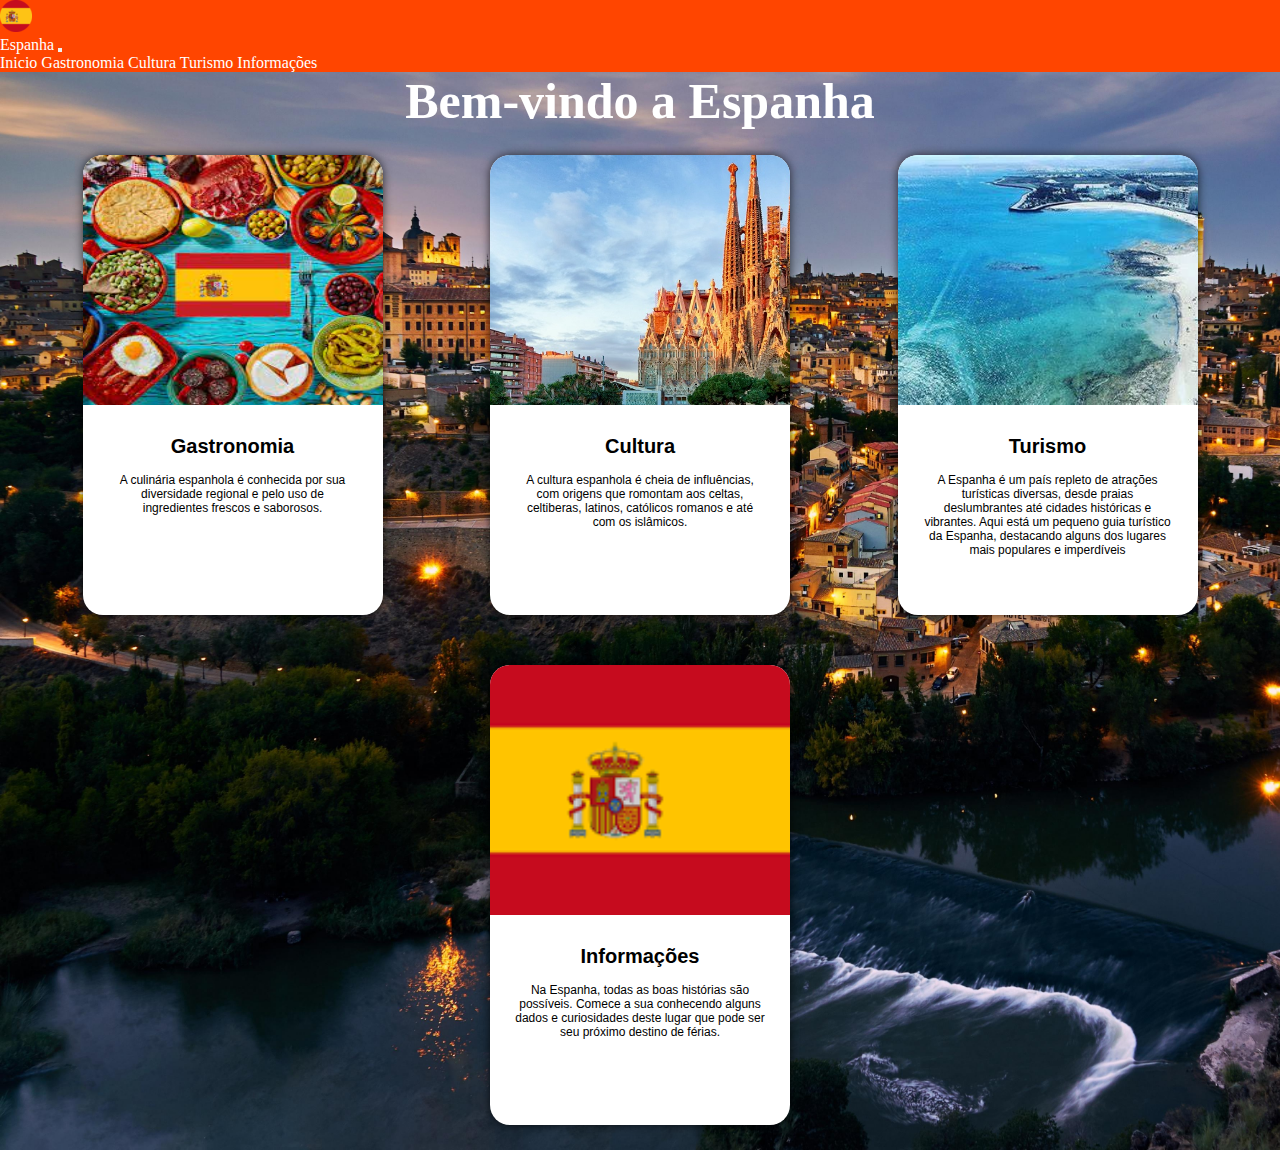
<file: index.html>
<!DOCTYPE html>
<html lang="en">
<head>
    <meta charset="UTF-8">
    <meta name="viewport" content="width=device-width, initial-scale=1.0">
    <link href="https://cdn.jsdelivr.net/npm/bootstrap@5.3.2/dist/css/bootstrap.min.css" rel="stylesheet" integrity="sha384-T3c6CoIi6uLrA9TneNEoa7RxnatzjcDSCmG1MXxSR1GAsXEV/Dwwykc2MPK8M2HN" crossorigin="anonymous">
    <link rel="stylesheet" href="estilo.css">
    <title>Espanha</title>
</head>
<body class="body-in">
  <header class="nav-esp">
    <nav class="navbar navbar-expand-lg " style="background-color: #FF4500">
      <div class="container-fluid">
          <div class="icon">
              <img src="./imagens/flag-spain-icon.png" class="img-fluid" alt="">
          </div>
          <a class="navbar-brand nav-text" href="#">Espanha</a>
          <button class="navbar-toggler" type="button" data-bs-toggle="collapse" data-bs-target="#navbarNavAltMarkup" aria-controls="navbarNavAltMarkup" aria-expanded="false" aria-label="Toggle navigation">
            <span class="navbar-toggler-icon"></span>
          </button>
          <div class="collapse navbar-collapse" id="navbarNavAltMarkup">
            <div class="navbar-nav">
              <a class="nav-link nav-text" href="#">Inicio</a>
              <a class="nav-link nav-text" aria-current="page" href="./gastronomia.html">Gastronomia</a>
              <a class="nav-link nav-text" href="./Cultura.html">Cultura</a>
              <a class="nav-link nav-text" href="./turismo.html">Turismo</a>
              <a class="nav-link nav-text" href="./info.html">Informações</a>
            </div>
          </div>
      </div>
    </nav>
  </header>
   
  <main class=" container-index d-block">
    <h1 class="texto-titulo-index text-center">Bem-vindo a Espanha</h1>
    <div class=" container-index">
      <div class="cardin cardin">
        <!--card 1--->
        <div class="card-header">
          <img src="./imagens/gast.jpeg" class="card-img" alt="">
        </div>
        <!--card header--->
        
        <!--card body--->
        <div class="card-body">
          <h2 class="card-titulo"><b style="font-size: 20px;">Gastronomia</b></h2>
          <p class="card-texto">A culinária espanhola é conhecida por sua diversidade regional e pelo uso de ingredientes frescos e saborosos.</p>
        </div>
        <!--card body--->
  
        <!--card footer--->
        <div class="card-footer">
          <a href="./gastronomia.html" class="fot-a"> Ver mais</a>
        </div>
        <!--card footer--->
      </div>
      <div class="cardin card-2">
        <!--card 1--->
        <div class="card-header">
          <img src="./imagens/igreja.jpeg" class="card-img" alt="">
        </div>
        <!--card header--->
        
        <!--card body--->
        <div class="card-body">
          <h2 class="card-titulo"><b style="font-size: 20px;">Cultura</b></h2>
          <p class="card-texto">A cultura espanhola é cheia de influências, com origens que romontam aos celtas, celtiberas, latinos, católicos romanos e até com os islâmicos.</p>
        </div>
        <!--card body--->
  
        <!--card footer--->
        <div class="card-footer">
          <a href="./Cultura.html" class="fot-a"> Ver mais</a>
        </div>
        <!--card footer--->
      </div>
      <div class="cardin card-3">
        <!--card 1--->
        <div class="card-header">
          <img src="./imagens/praia.jpeg" class="card-img" alt="">
        </div>
        <!--card header--->
        
        <!--card body--->
        <div class="card-body">
          <h2 class="card-titulo"><b style="font-size: 20px;">Turismo</b></h2>
          <p class="card-texto">A Espanha é um país repleto de atrações turísticas diversas, desde praias deslumbrantes até cidades históricas e vibrantes. Aqui está um pequeno guia turístico da Espanha, destacando alguns dos lugares mais populares e imperdíveis</p>
        </div>
        <!--card body--->
  
        <!--card footer--->
        <div class="card-footer">
          <a href="./turismo.html" class="fot-a"> Ver mais</a>
        </div>
        <!--card footer--->
      </div>
      <div class="cardin card-4">
        <!--card 1--->
        <div class="card-header">
          <img src="./imagens/band-espn.png" class="card-img" alt="">
        </div>
        <!--card header--->
        
        <!--card body--->
        <div class="card-body">
          <h2 class="card-titulo"><b style="font-size: 20px;">Informações</b></h2>
          <p class="card-texto">Na Espanha, todas as boas histórias são possíveis. Comece a sua conhecendo alguns dados e curiosidades deste lugar que pode ser seu próximo destino de férias.</p>
        </div>
        <!--card body--->
  
        <!--card footer--->
        <div class="card-footer">
          <a href="" class="fot-a"> Ver mais</a>
        </div>
        <!--card footer--->
      </div>
  
    </div>
   
    
  
  
  </main>
  <script src="https://cdn.jsdelivr.net/npm/@popperjs/core@2.11.8/dist/umd/popper.min.js" integrity="sha384-I7E8VVD/ismYTF4hNIPjVp/Zjvgyol6VFvRkX/vR+Vc4jQkC+hVqc2pM8ODewa9r" crossorigin="anonymous"></script>
  <script src="https://cdn.jsdelivr.net/npm/bootstrap@5.3.2/dist/js/bootstrap.min.js" integrity="sha384-BBtl+eGJRgqQAUMxJ7pMwbEyER4l1g+O15P+16Ep7Q9Q+zqX6gSbd85u4mG4QzX+" crossorigin="anonymous"></script>


</body>
</html>
</file>
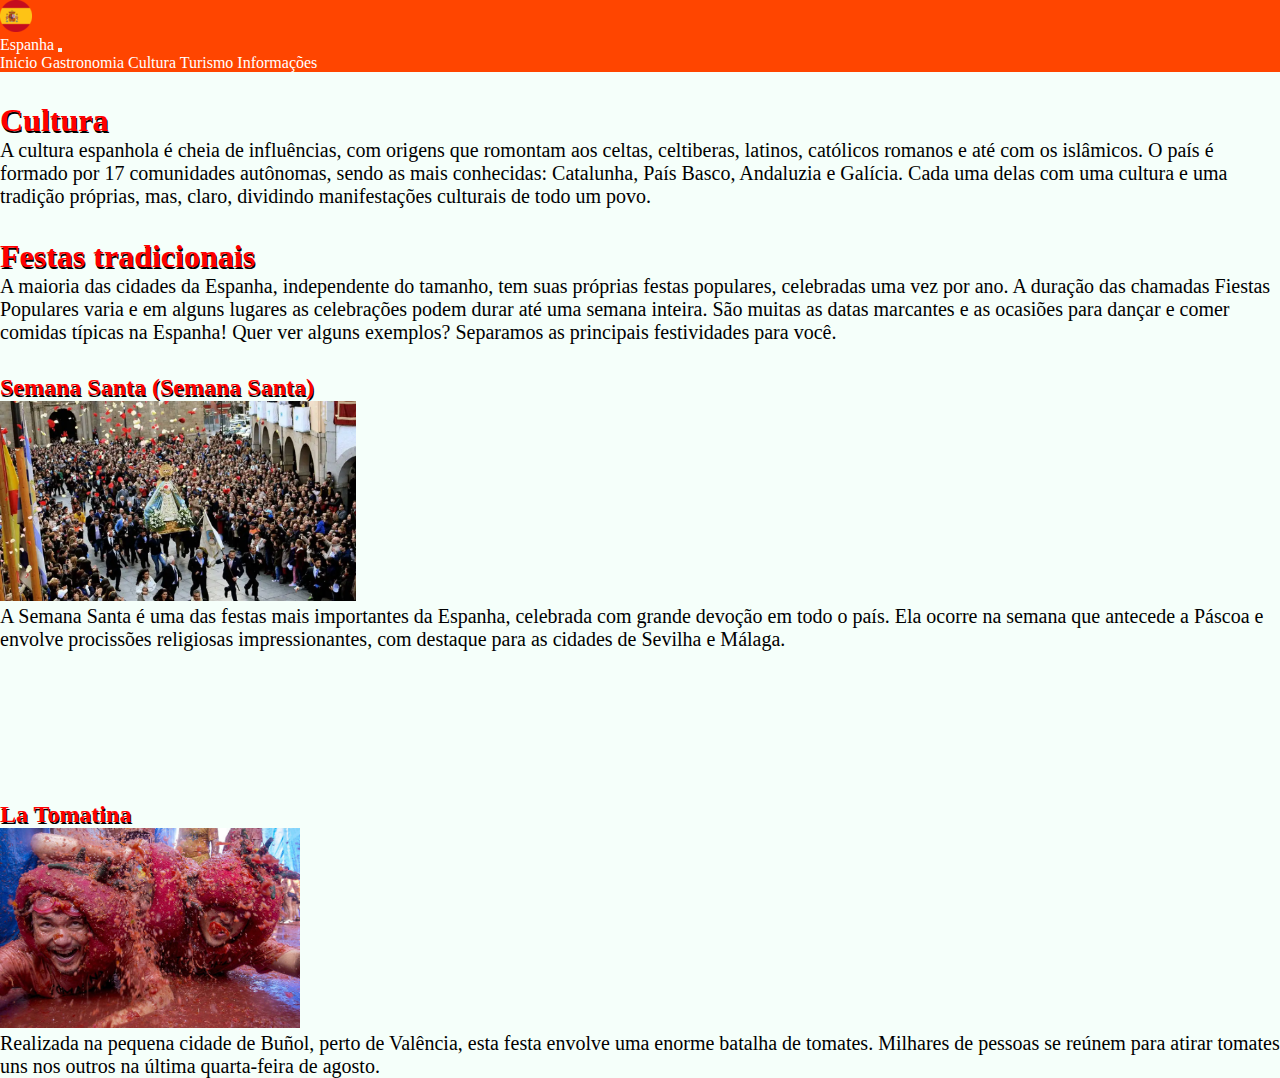
<file: Cultura.html>
<!DOCTYPE html>
<html lang="en">
<head>
    <meta charset="UTF-8">
    <meta name="viewport" content="width=device-width, initial-scale=1.0">
    <title>Document</title>
</head>
<body>
    <!DOCTYPE html>
    <html lang="en">
    <head>
        <meta charset="UTF-8">
        <meta name="viewport" content="width=device-width, initial-scale=1.0">
        <link href="https://cdn.jsdelivr.net/npm/bootstrap@5.3.2/dist/css/bootstrap.min.css" rel="stylesheet" integrity="sha384-T3c6CoIi6uLrA9TneNEoa7RxnatzjcDSCmG1MXxSR1GAsXEV/Dwwykc2MPK8M2HN" crossorigin="anonymous">
        <link rel="stylesheet" href="estilo.css">
        <title>Document</title>
    </head>
<body>
        <header class="nav-esp">
            <nav class="navbar navbar-expand-lg " style="background-color: #FF4500">
              <div class="container-fluid">
                  <div class="icon">
                      <img src="./imagens/flag-spain-icon.png" class="img-fluid" alt="">
                  </div>
                  <a class="navbar-brand nav-text" href="#">Espanha</a>
                  <button class="navbar-toggler" type="button" data-bs-toggle="collapse" data-bs-target="#navbarNavAltMarkup" aria-controls="navbarNavAltMarkup" aria-expanded="false" aria-label="Toggle navigation">
                    <span class="navbar-toggler-icon"></span>
                  </button>
                  <div class="collapse navbar-collapse" id="navbarNavAltMarkup">
                    <div class="navbar-nav">
                      <a class="nav-link nav-text" href="./index.html">Inicio</a>
                      <a class="nav-link nav-text" aria-current="page" href="./gastronomia.html">Gastronomia</a>
                      <a class="nav-link nav-text" href="./Cultura.html">Cultura</a>
                      <a class="nav-link nav-text" href="./turismo.html">Turismo</a>
                      <a class="nav-link nav-text" href="./info.html">Informações</a>
                    </div>
                  </div>
              </div>
            </nav>
          </header>
        <main class="container" >
            <h1 class="texto-titulo-cult">Cultura</h1>
            <p class="mt-2 text-cult text-start">
                A cultura espanhola é cheia de influências, com origens que romontam aos celtas, celtiberas, latinos, católicos romanos e até com os islâmicos. O país é formado por 17 comunidades autônomas, sendo as mais conhecidas: Catalunha, País Basco, Andaluzia e Galícia. Cada uma delas com uma cultura e uma tradição próprias, mas, claro, dividindo manifestações culturais de todo um povo.
            </p>
            <div class="container">
                <h1 class="texto-titulo-cult">Festas tradicionais</h1>
                <p class="text-cult text-start">
                    A maioria das cidades da Espanha, independente do tamanho, tem suas próprias festas populares, celebradas uma vez por ano. A duração das chamadas Fiestas Populares varia e em alguns lugares as celebrações podem durar até uma semana inteira.
                    São muitas as datas marcantes e as ocasiões para dançar e comer comidas típicas na Espanha! Quer ver alguns exemplos? Separamos as principais festividades para você.      
                </p>
                <div class=" container d-block">
                    <h2 class="texto-titulo-cult">Semana Santa (Semana Santa)</h2>
                    <img  src="./imagens/semanasanta5.webp" class="rounded float-start img-cultura d-flex " alt="...">
                    <p class="text-start text-cult">
                        A Semana Santa é uma das festas mais importantes da Espanha, celebrada com grande devoção em todo o país. Ela ocorre na semana que antecede a Páscoa e envolve procissões religiosas impressionantes, com destaque para as cidades de Sevilha e Málaga.
                    </p>
                </div>
                <div class="container mg-cult">
                    <h2 class="texto-titulo-cult text-c">La Tomatina</h2>
                    <img src="./imagens/tomatina.jpg" class="rounded float-end img-cultura" alt="...">
                    <p class="text-start text-cult">
                        Realizada na pequena cidade de Buñol, perto de Valência, esta festa envolve uma enorme batalha de tomates. Milhares de pessoas se reúnem para atirar tomates uns nos outros na última quarta-feira de agosto.
                    </p>
                </div>
                
            </div>

        </main>
    </html>
    <script src="https://cdn.jsdelivr.net/npm/@popperjs/core@2.11.8/dist/umd/popper.min.js" integrity="sha384-I7E8VVD/ismYTF4hNIPjVp/Zjvgyol6VFvRkX/vR+Vc4jQkC+hVqc2pM8ODewa9r" crossorigin="anonymous"></script>
    <script src="https://cdn.jsdelivr.net/npm/bootstrap@5.3.2/dist/js/bootstrap.min.js" integrity="sha384-BBtl+eGJRgqQAUMxJ7pMwbEyER4l1g+O15P+16Ep7Q9Q+zqX6gSbd85u4mG4QzX+" crossorigin="anonymous"></script>

</body>
</html>
</file>
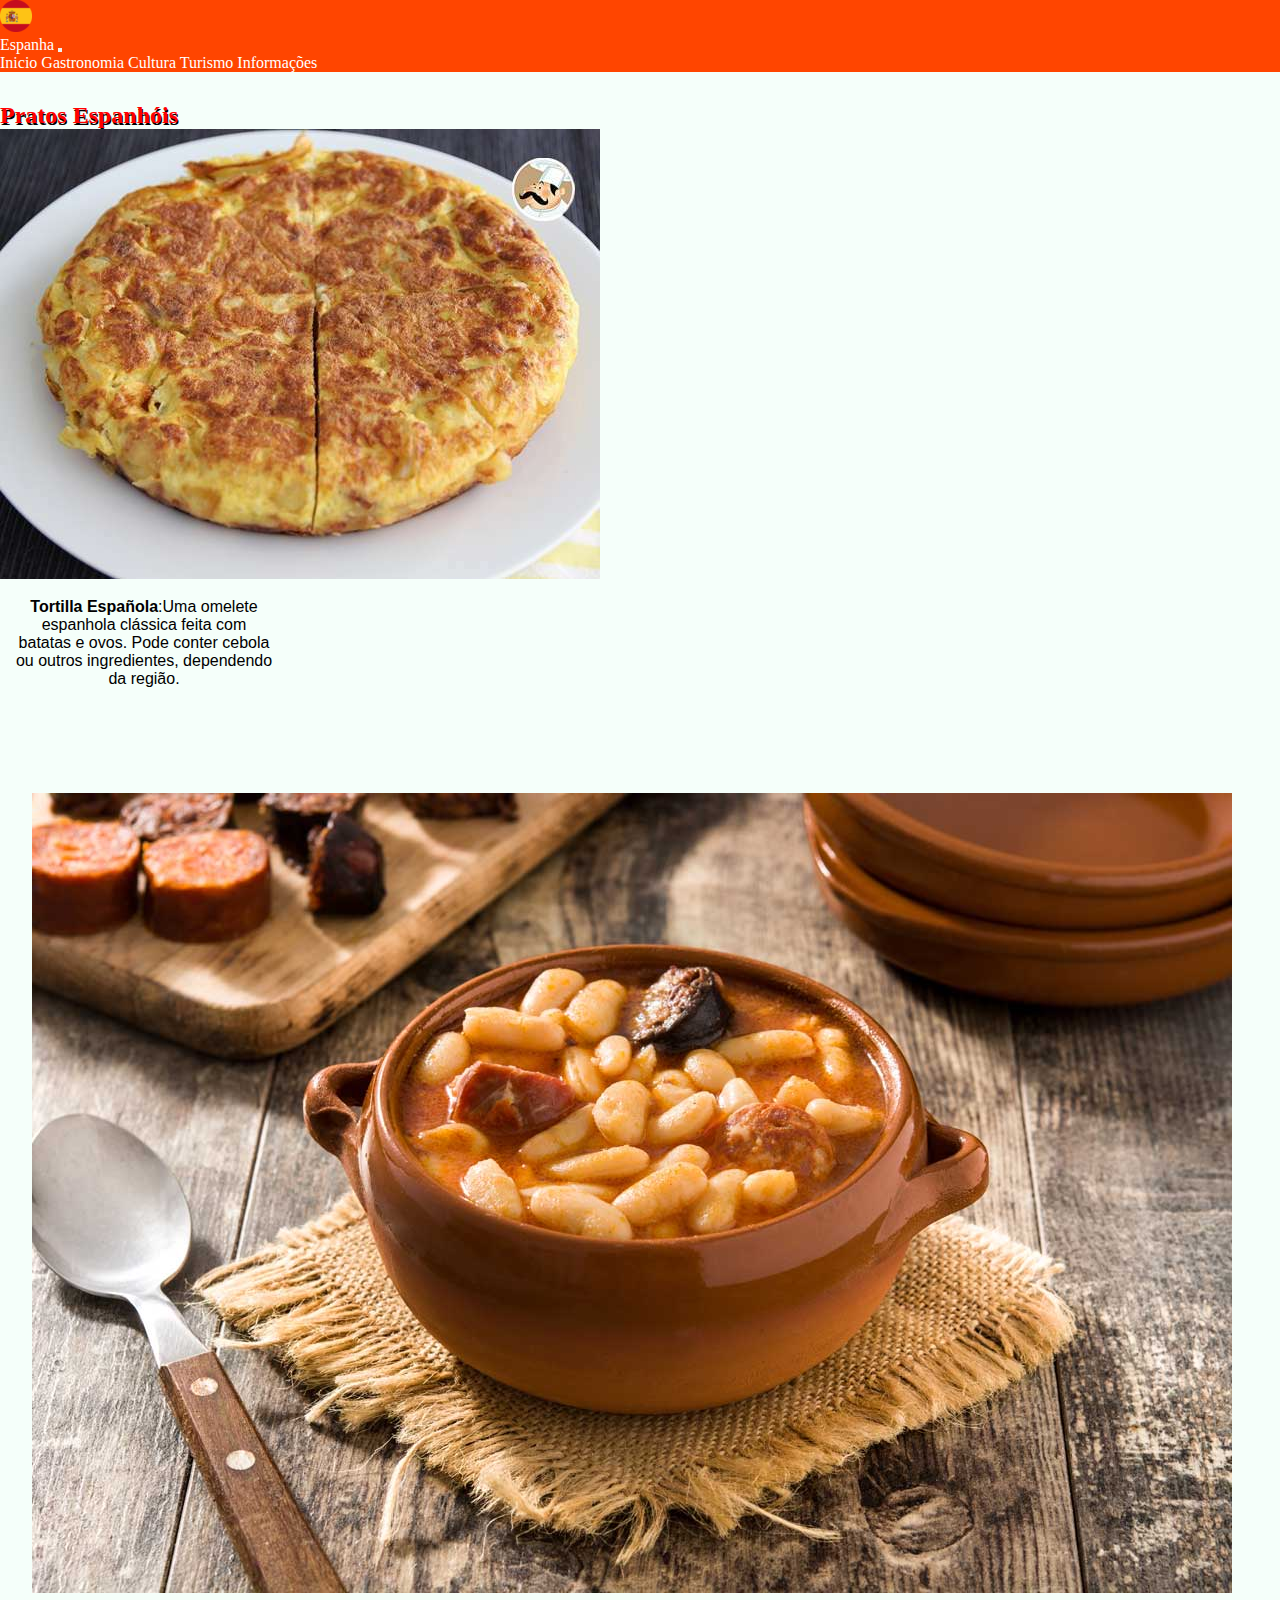
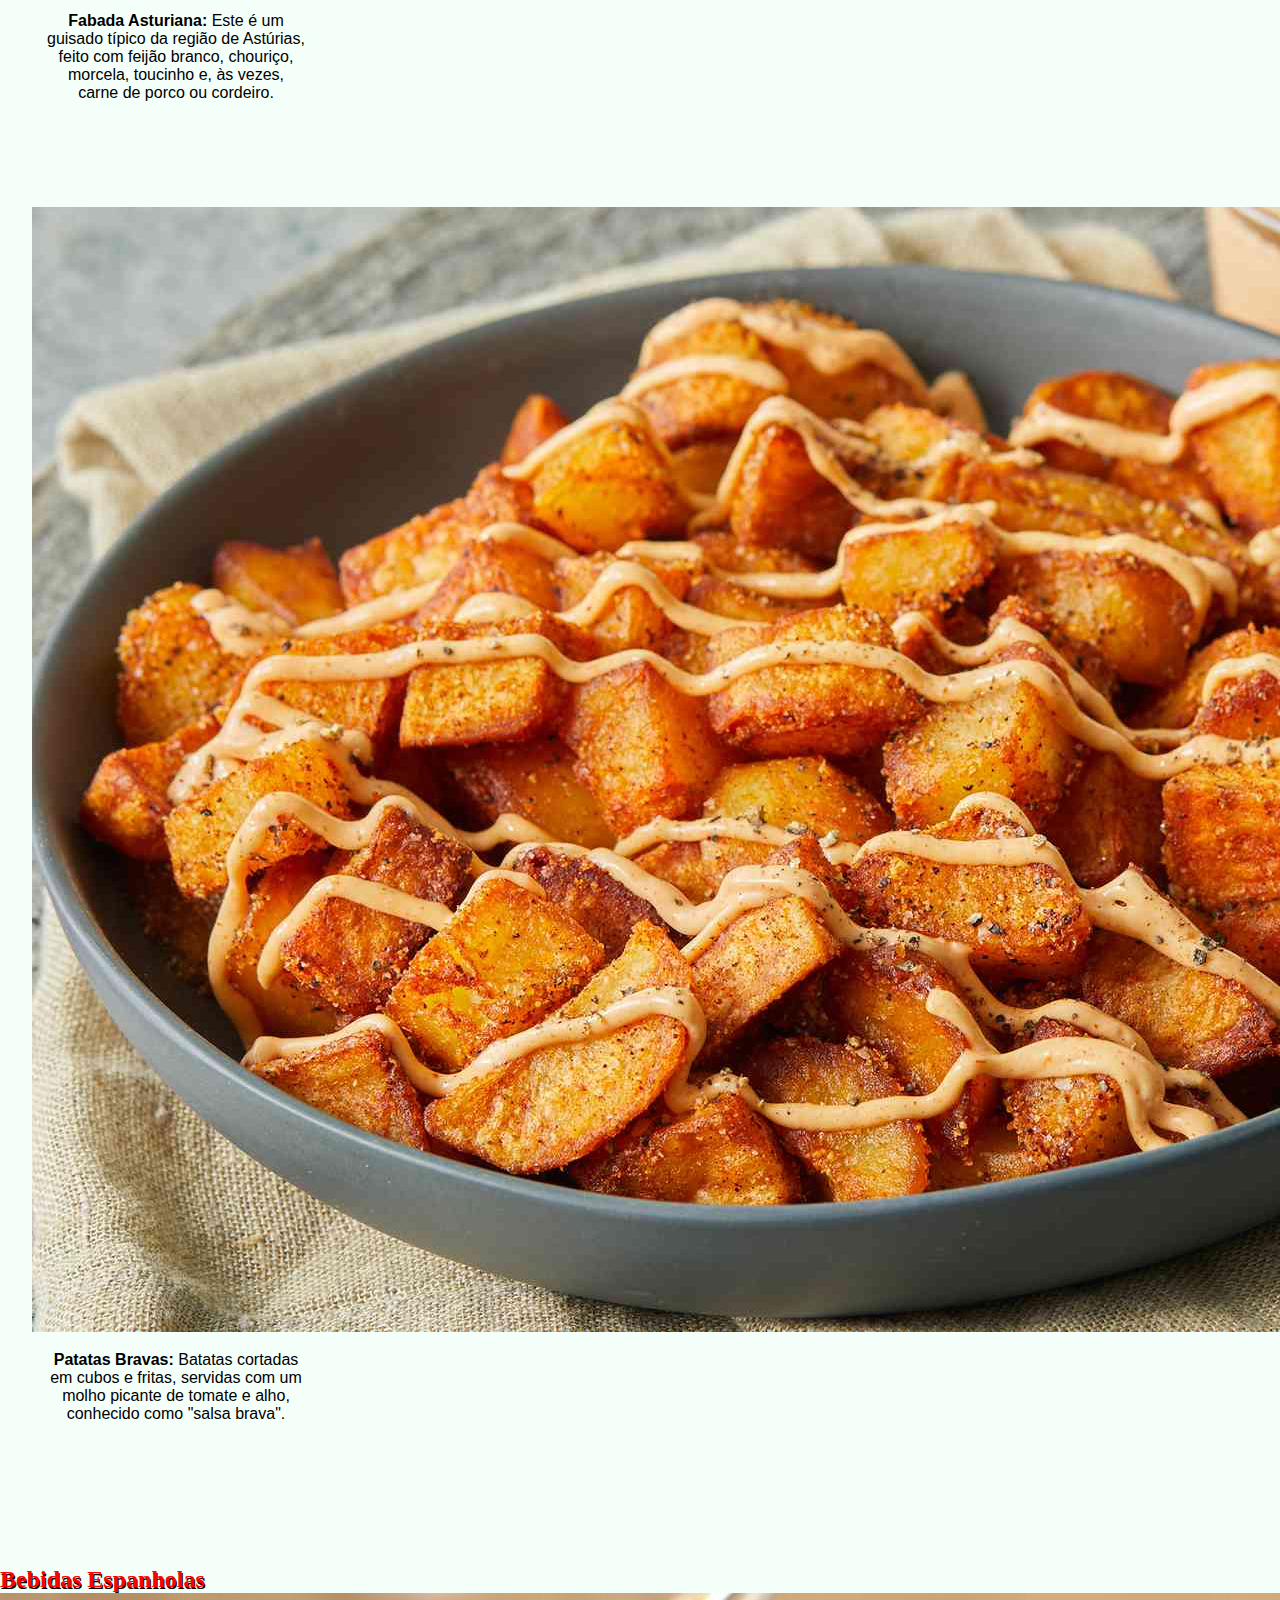
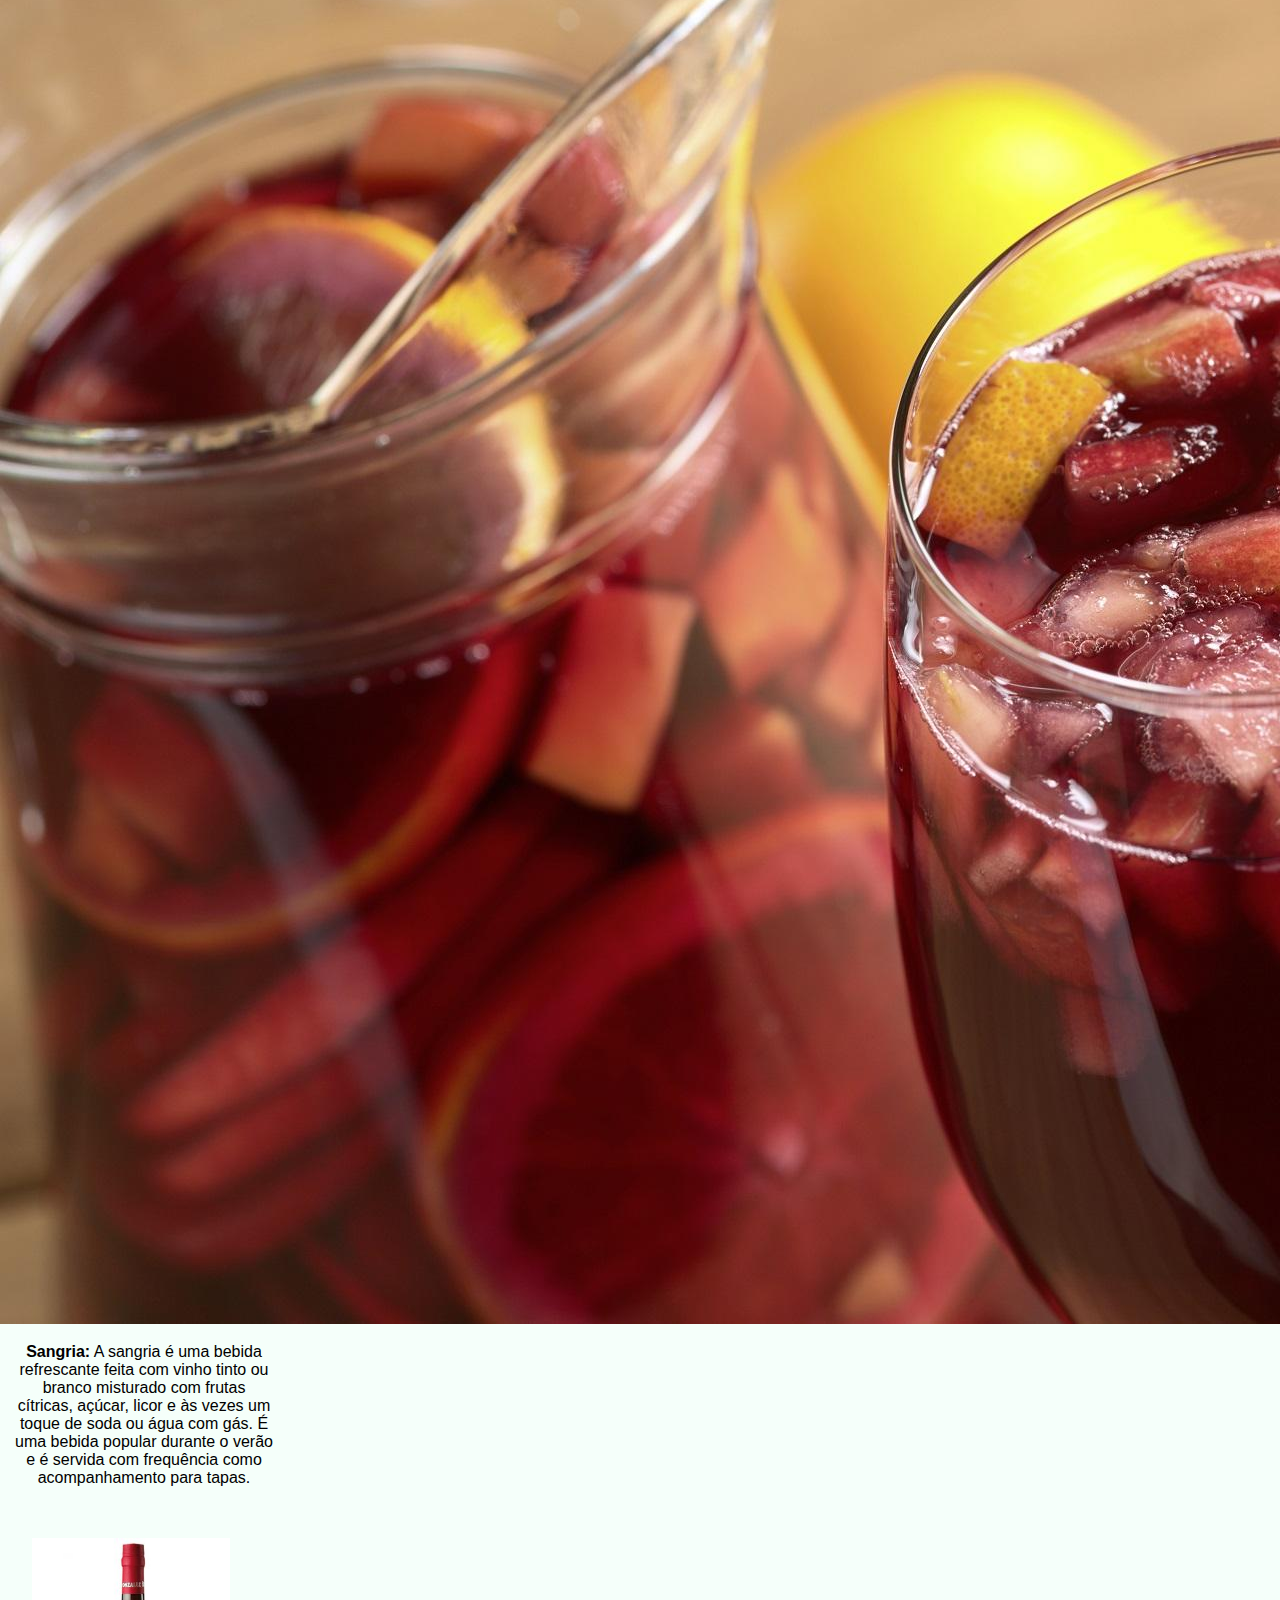
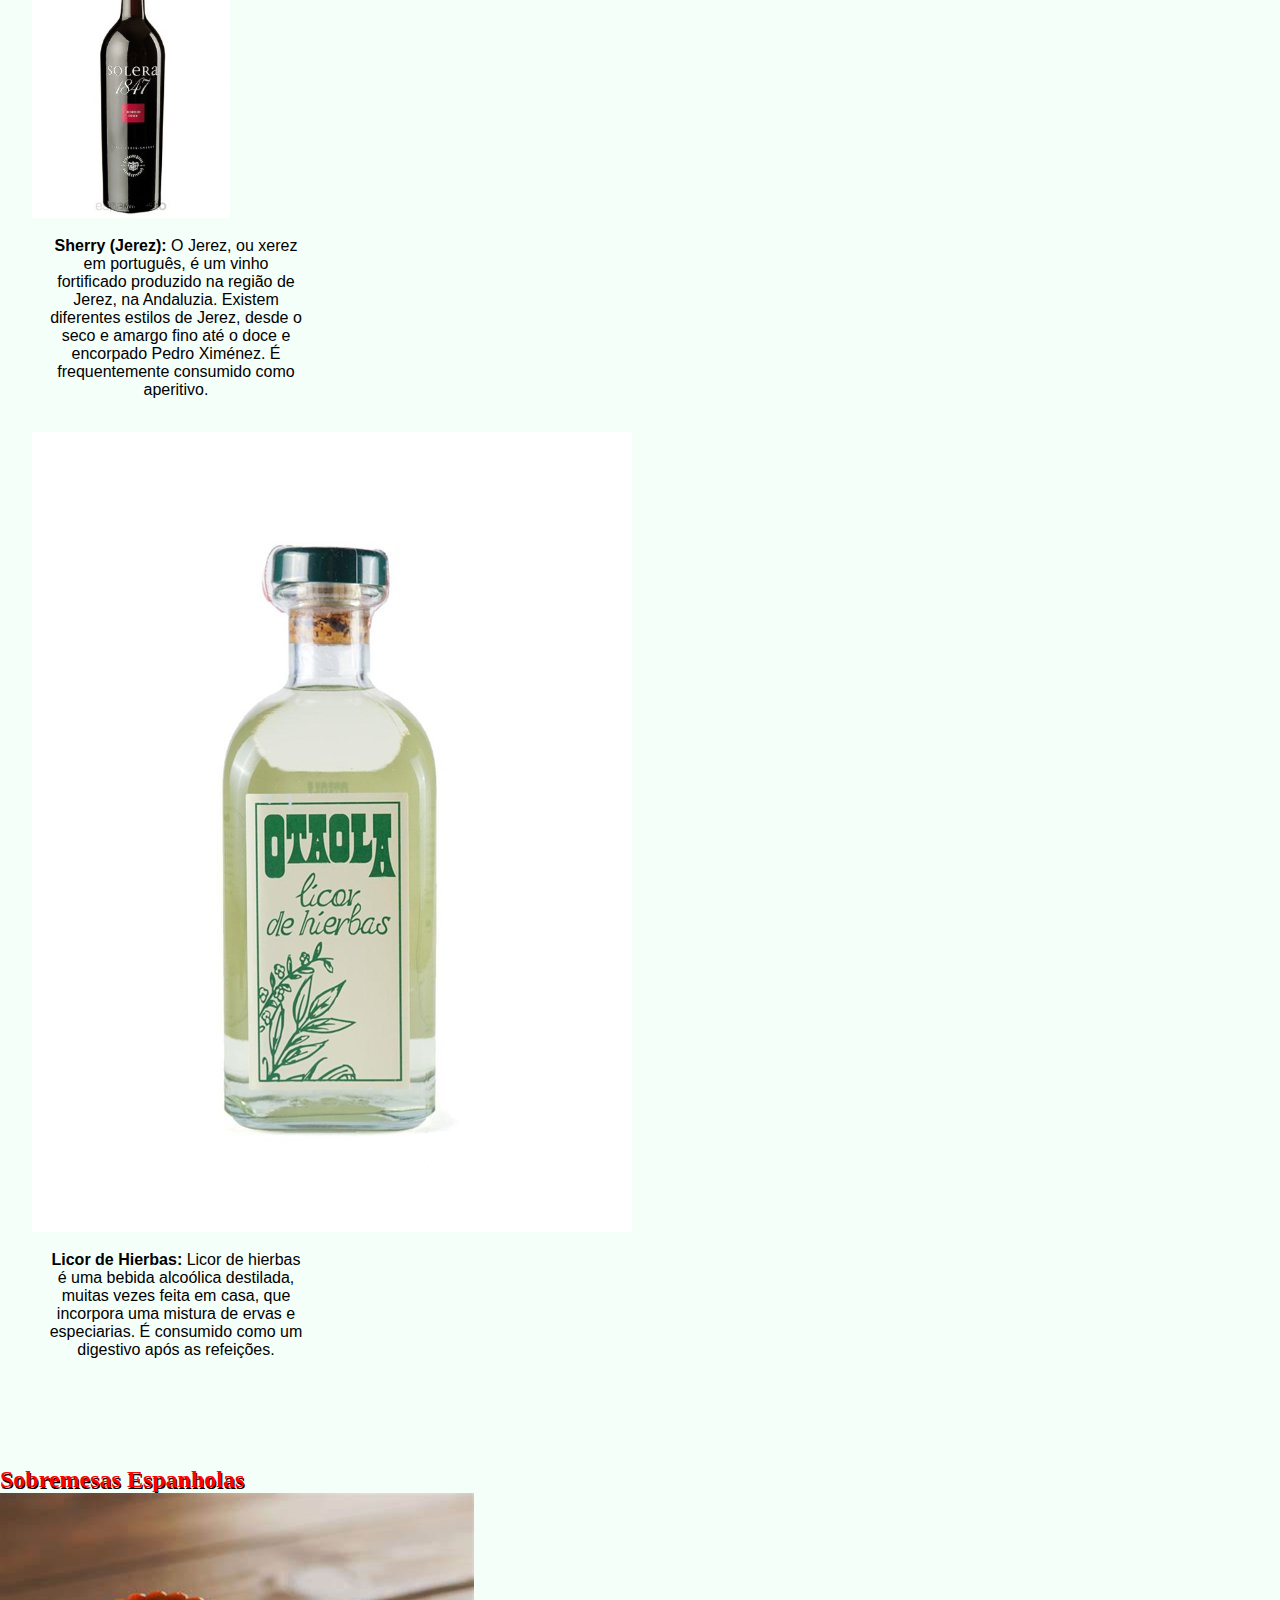
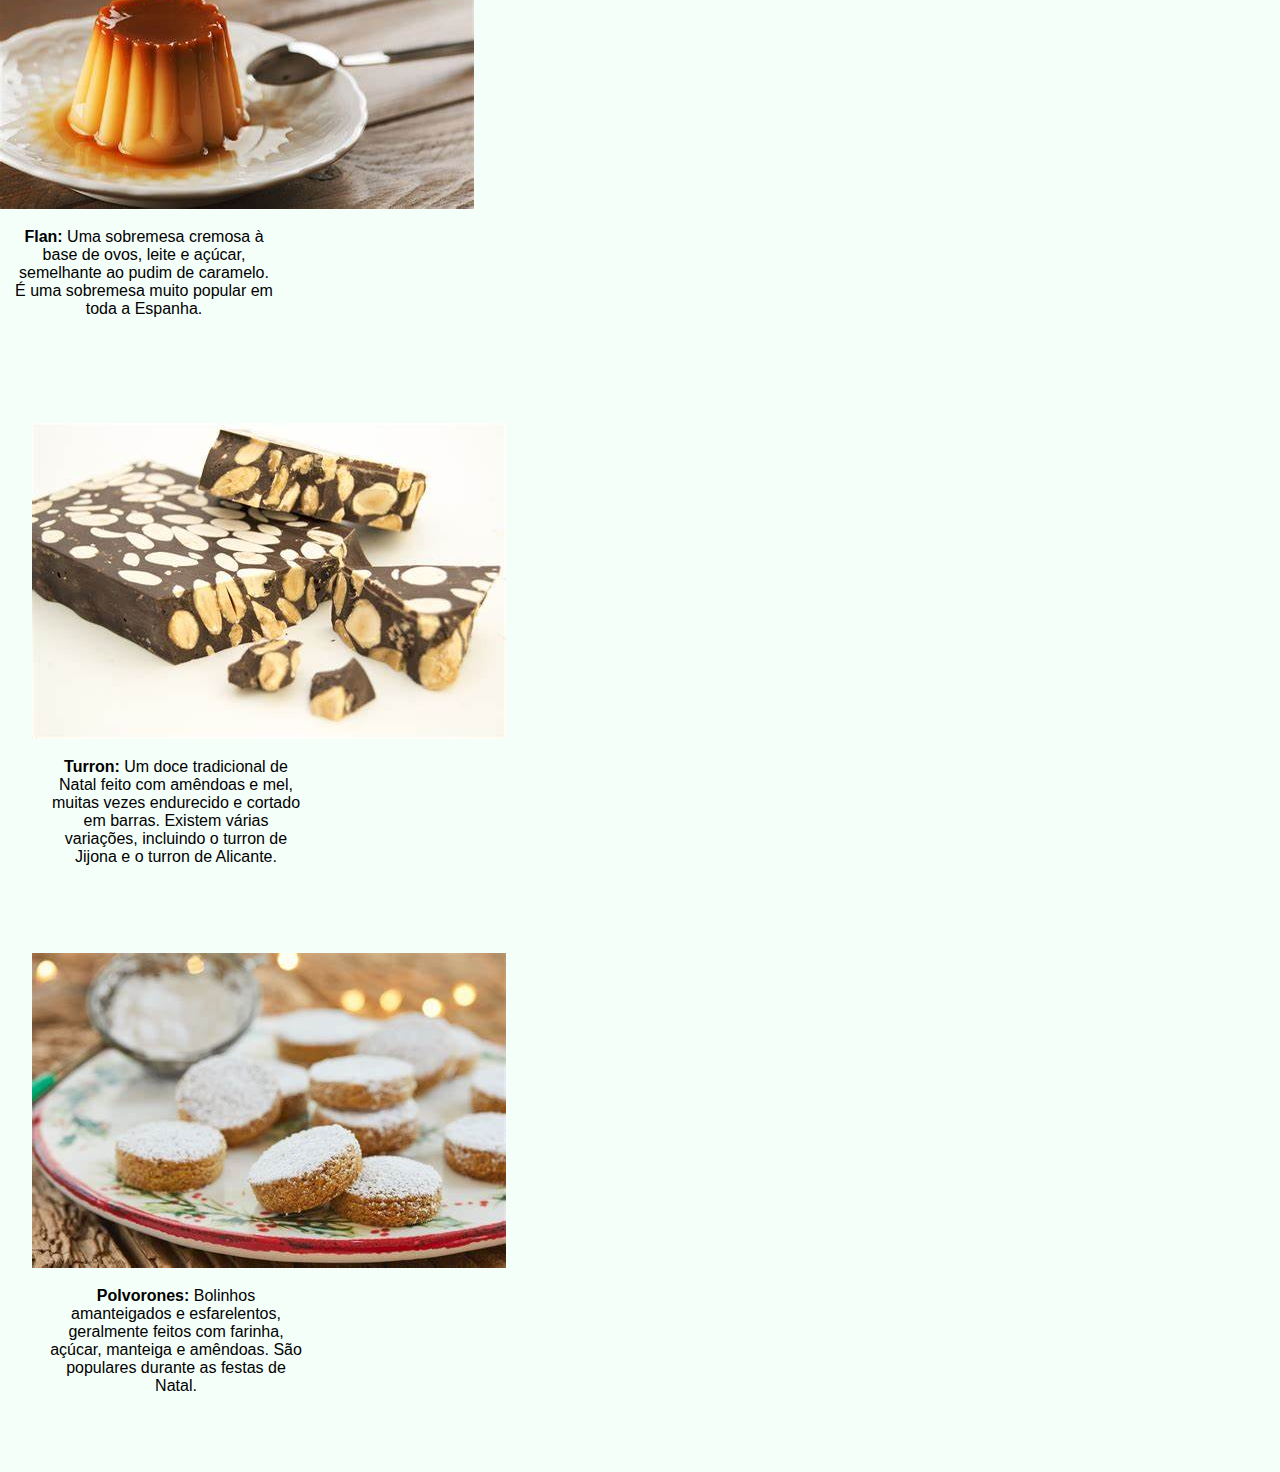
<file: gastronomia.html>
<!DOCTYPE html>
<html lang="en">
<head>
    <meta charset="UTF-8">
    <meta name="viewport" content="width=device-width, initial-scale=1.0">
    <link href="https://cdn.jsdelivr.net/npm/bootstrap@5.3.2/dist/css/bootstrap.min.css" rel="stylesheet" integrity="sha384-T3c6CoIi6uLrA9TneNEoa7RxnatzjcDSCmG1MXxSR1GAsXEV/Dwwykc2MPK8M2HN" crossorigin="anonymous">
    <link rel="stylesheet" href="./estilo.css">
    <title>Document</title>
</head>
<body>
  <header class="nav-esp">
    <nav class="navbar navbar-expand-lg " style="background-color: #FF4500">
      <div class="container-fluid">
          <div class="icon">
              <img src="./imagens/flag-spain-icon.png" class="img-fluid" alt="">
          </div>
          <a class="navbar-brand nav-text" href="#">Espanha</a>
          <button class="navbar-toggler" type="button" data-bs-toggle="collapse" data-bs-target="#navbarNavAltMarkup" aria-controls="navbarNavAltMarkup" aria-expanded="false" aria-label="Toggle navigation">
            <span class="navbar-toggler-icon"></span>
          </button>
          <div class="collapse navbar-collapse" id="navbarNavAltMarkup">
            <div class="navbar-nav">
              <a class="nav-link nav-text" href="./index.html">Inicio</a>
              <a class="nav-link nav-text" aria-current="page" href="./gastronomia.html">Gastronomia</a>
              <a class="nav-link nav-text" href="./Cultura.html">Cultura</a>
              <a class="nav-link nav-text" href="./turismo.html">Turismo</a>
              <a class="nav-link nav-text" href="./info.html">Informações</a>
            </div>
          </div>
      </div>
    </nav>
  </header>
    <main>
        <div class="container col-md-6 mt-5">
            <h2 class="texto-titulo-cult">Pratos Espanhóis</h2>
            <section id="pratos" class="container-gast d-flex">
                <div class="card" style="width: 18rem;">
                    <img src="./imagens/tortilha.jpg" class="card-img-top" alt="...">
                    <div class="card-body">
                      <p class="card-text"><b>Tortilla Española</b>:Uma omelete espanhola clássica feita com batatas e ovos. Pode conter cebola ou outros ingredientes, dependendo da região.</p>
                    </div>
                </div>
                <div class="card spc" style="width: 18rem;">
                    <img src="./imagens/fabada.jpeg" class="card-img-top" alt="...">
                    <div class="card-body">
                      <p class="card-text"><b>Fabada Asturiana:</b> Este é um guisado típico da região de Astúrias, feito com feijão branco, chouriço, morcela, toucinho e, às vezes, carne de porco ou cordeiro.</p>
                    </div>
                </div>
                <div class="card spc" style="width: 18rem;">
                    <img src="./imagens/patatas.jpg" class="card-img-top" alt="...">
                    <div class="card-body">
                      <p class="card-text"><b>Patatas Bravas:</b> Batatas cortadas em cubos e fritas, servidas com um molho picante de tomate e alho, conhecido como "salsa brava".</p>
                    </div>
                </div>
            </section>
        
            <h2 class="mt-5 texto-titulo-cult">Bebidas Espanholas</h2>
            <section id="bebidas" class="container-gast d-flex ">
                <div class="card" style="width: 18rem;">
                    <img src="./imagens/sangria_de_frutas_2235_orig.jpg" class="card-img-top" alt="...">
                    <div class="card-body">
                      <p class="card-text"><b>Sangria:</b> A sangria é uma bebida refrescante feita com vinho tinto ou branco misturado com frutas cítricas, açúcar, licor e às vezes um toque de soda ou água com gás. É uma bebida popular durante o verão e é servida com frequência como acompanhamento para tapas.</p>
                    </div>
                </div>
                <div class="card spc" style="width: 18rem;">
                    <img src="./imagens/sherry.jpeg" class="card-img-top" style="height:280px;" alt="...">
                    <div class="card-body">
                      <p class="card-text"><b>Sherry (Jerez):</b> O Jerez, ou xerez em português, é um vinho fortificado produzido na região de Jerez, na Andaluzia. Existem diferentes estilos de Jerez, desde o seco e amargo fino até o doce e encorpado Pedro Ximénez. É frequentemente consumido como aperitivo.</p>
                    </div>
                </div>
                <div class="card spc" style="width: 18rem;">
                    <img src="./imagens/licor de hierbas.jpg" class="card-img-top" alt="...">
                    <div class="card-body">
                      <p class="card-text"><b>Licor de Hierbas:</b> Licor de hierbas é uma bebida alcoólica destilada, muitas vezes feita em casa, que incorpora uma mistura de ervas e especiarias. É consumido como um digestivo após as refeições.</p>
                    </div>
                </div>

            </section>
                <h2 class="mt-5 texto-titulo-cult">Sobremesas Espanholas</h2>
            <section id="sobremesas" class="container-gast d-flex">
                    <div class="card" style="width: 18rem;">
                        <img src="./imagens/FLAN.jpeg" class="card-img-top"  alt="...">
                        <div class="card-body">
                        <p class="card-text"><b>Flan:</b> Uma sobremesa cremosa à base de ovos, leite e açúcar, semelhante ao pudim de caramelo. É uma sobremesa muito popular em toda a Espanha.</p>
                        </div>
                    </div>
                  <div class="card spc" style="width: 18rem;">
                        <img src="./imagens/turron.jpeg" class="card-img-top" alt="...">
                        <div class="card-body">
                        <p class="card-text"><b>Turron:</b> Um doce tradicional de Natal feito com amêndoas e mel, muitas vezes endurecido e cortado em barras. Existem várias variações, incluindo o turron de Jijona e o turron de Alicante.</p>
                        </div>
                  </div>
                  <div class="card spc" style="width: 18rem;">
                        <img src="./imagens/polvorones.jpeg" class="card-img-top" alt="...">
                        <div class="card-body">
                        <p class="card-text"><b>Polvorones:</b> Bolinhos amanteigados e esfarelentos, geralmente feitos com farinha, açúcar, manteiga e amêndoas. São populares durante as festas de Natal.</p>
                        </div>
                  </div>
            </section>
        </div>
    </main>
    <script src="https://cdn.jsdelivr.net/npm/@popperjs/core@2.11.8/dist/umd/popper.min.js" integrity="sha384-I7E8VVD/ismYTF4hNIPjVp/Zjvgyol6VFvRkX/vR+Vc4jQkC+hVqc2pM8ODewa9r" crossorigin="anonymous"></script>
    <script src="https://cdn.jsdelivr.net/npm/bootstrap@5.3.2/dist/js/bootstrap.min.js" integrity="sha384-BBtl+eGJRgqQAUMxJ7pMwbEyER4l1g+O15P+16Ep7Q9Q+zqX6gSbd85u4mG4QzX+" crossorigin="anonymous"></script>

</body>
</html>
</file>
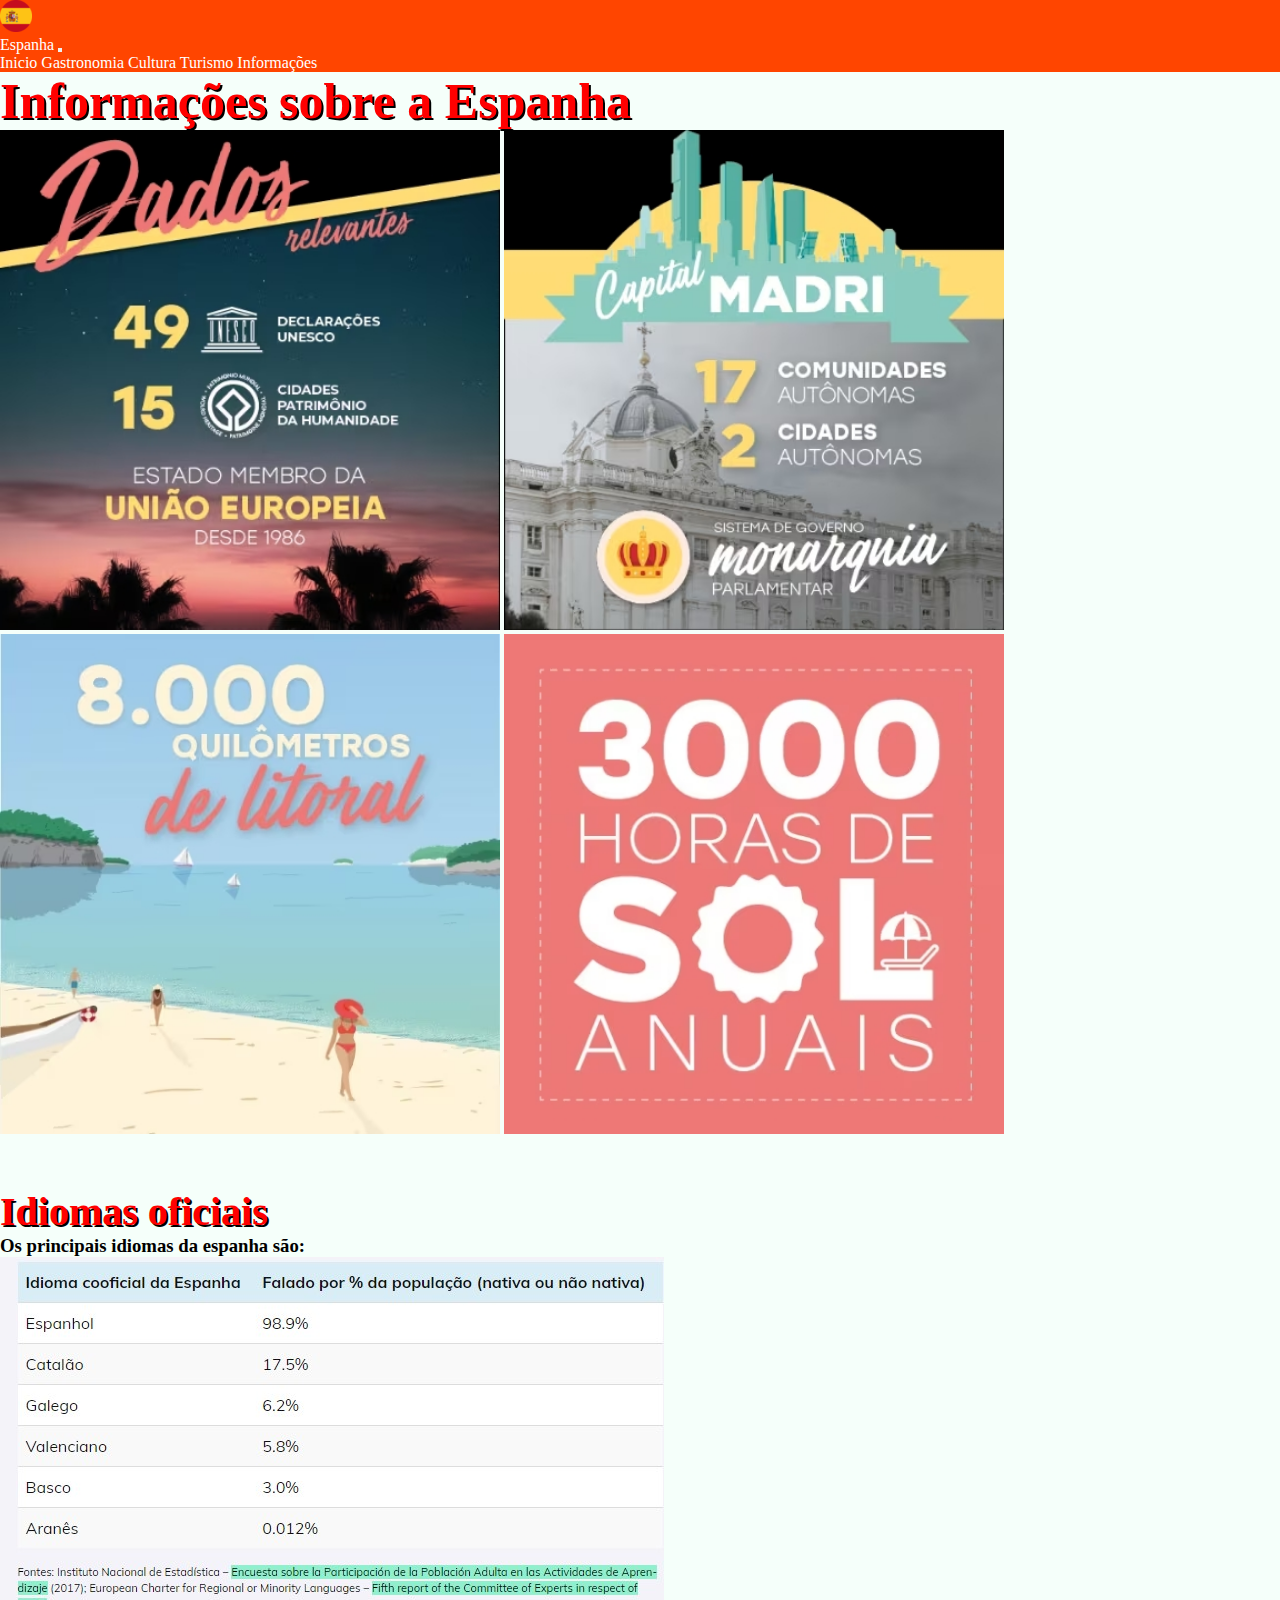
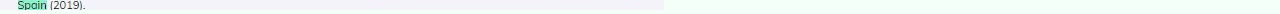
<file: info.html>
<!DOCTYPE html>
<html lang="en">
<head>
    <meta charset="UTF-8">
    <meta name="viewport" content="width=device-width, initial-scale=1.0">
    <link href="https://cdn.jsdelivr.net/npm/bootstrap@5.3.2/dist/css/bootstrap.min.css" rel="stylesheet" integrity="sha384-T3c6CoIi6uLrA9TneNEoa7RxnatzjcDSCmG1MXxSR1GAsXEV/Dwwykc2MPK8M2HN" crossorigin="anonymous">
    <link rel="stylesheet" href="estilo.css">
    <title>Espanha</title>
    <title>Document</title>
</head>
<body>
  <header class="nav-esp">
    <nav class="navbar navbar-expand-lg " style="background-color: #FF4500">
      <div class="container-fluid">
          <div class="icon">
              <img src="./imagens/flag-spain-icon.png" class="img-fluid" alt="">
          </div>
          <a class="navbar-brand nav-text" href="#">Espanha</a>
          <button class="navbar-toggler" type="button" data-bs-toggle="collapse" data-bs-target="#navbarNavAltMarkup" aria-controls="navbarNavAltMarkup" aria-expanded="false" aria-label="Toggle navigation">
            <span class="navbar-toggler-icon"></span>
          </button>
          <div class="collapse navbar-collapse" id="navbarNavAltMarkup">
            <div class="navbar-nav">
              <a class="nav-link nav-text" href="./index.html">Inicio</a>
              <a class="nav-link nav-text" aria-current="page" href="./gastronomia.html">Gastronomia</a>
              <a class="nav-link nav-text" href="./Cultura.html">Cultura</a>
              <a class="nav-link nav-text" href="./turismo.html">Turismo</a>
              <a class="nav-link nav-text" href="./info.html">Informações</a>
            </div>
          </div>
      </div>
    </nav>
  </header>
    <main class="container d-bloc">
        <h1 class="texto-info">Informações sobre a Espanha</h1>
        <div  class="container d-bolck mt-5">
          <img class="img-info" src="./imagens/dados1.jpg" alt="">
          <img class="img-info mt-1" src="./imagens/banners-spain-idiomas_capital-pt.png_428131509.jpg" alt="">
          <img class="img-info mt-1" src="./imagens/banners-spain-idiomas_costa-pt.jpg_464878315.jpg" alt="">
          <img class="img-info mt-1" src="./imagens/banners-spain-idiomas_sol-pt.jpg_464878315.jpg" alt="">
        </div>
        <div class="container ">
            <h1 class="texto-info2">Idiomas oficiais</h1>
            <h3 class="texto-info3">Os principais idiomas da espanha são:</h3>
        </div>
        <div>
            <img src="imagens/linguas.jpg" alt="">
        </div>

    </main>
    <script src="https://cdn.jsdelivr.net/npm/@popperjs/core@2.11.8/dist/umd/popper.min.js" integrity="sha384-I7E8VVD/ismYTF4hNIPjVp/Zjvgyol6VFvRkX/vR+Vc4jQkC+hVqc2pM8ODewa9r" crossorigin="anonymous"></script>
    <script src="https://cdn.jsdelivr.net/npm/bootstrap@5.3.2/dist/js/bootstrap.min.js" integrity="sha384-BBtl+eGJRgqQAUMxJ7pMwbEyER4l1g+O15P+16Ep7Q9Q+zqX6gSbd85u4mG4QzX+" crossorigin="anonymous"></script>

</body>
</html>
</file>
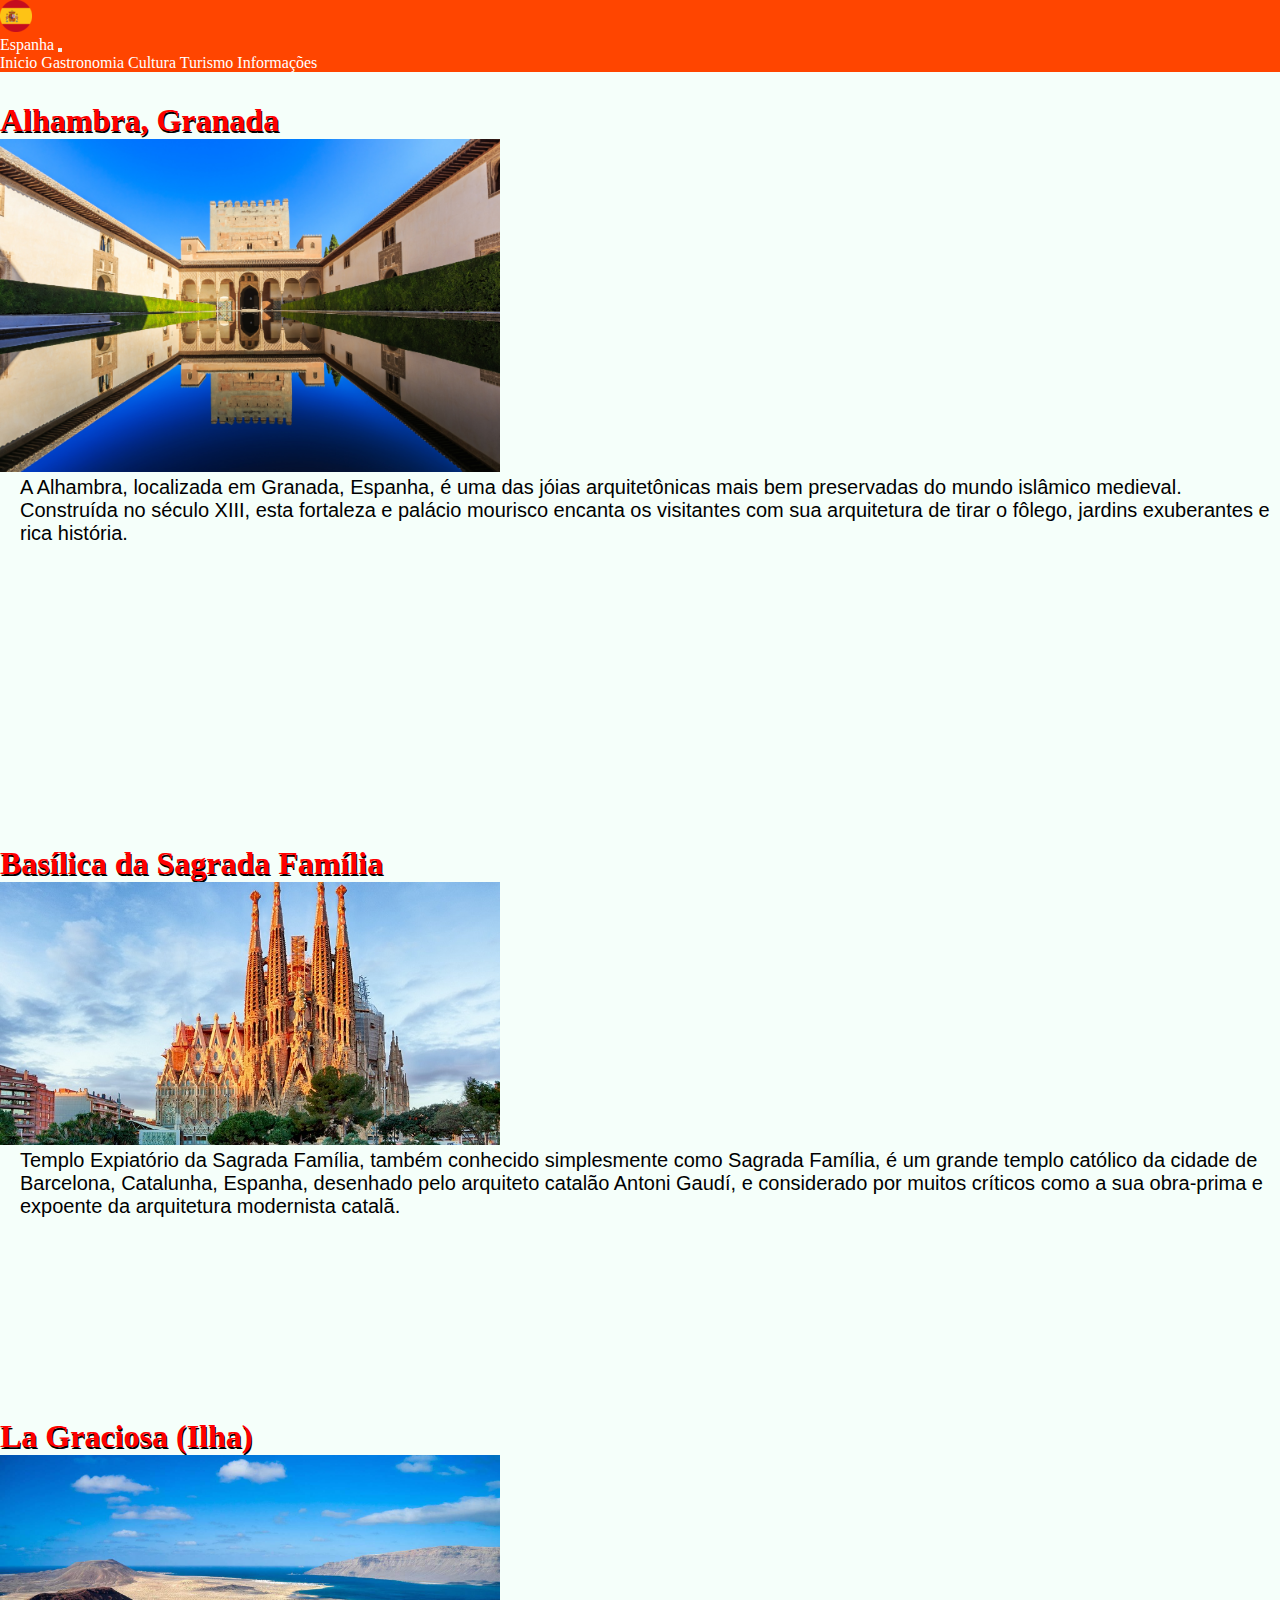
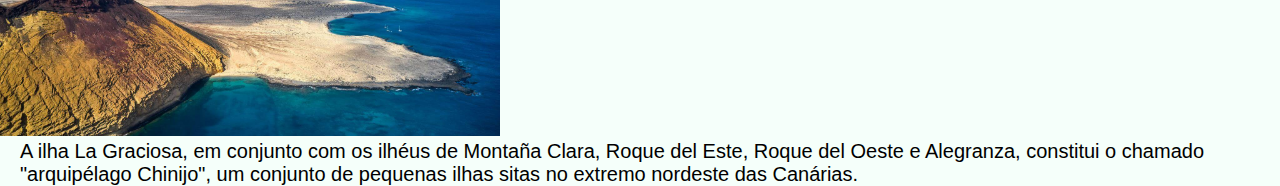
<file: turismo.html>
<!DOCTYPE html>
<html lang="en">
<head>
    <meta charset="UTF-8">
    <meta name="viewport" content="width=device-width, initial-scale=1.0">
    <link href="https://cdn.jsdelivr.net/npm/bootstrap@5.3.2/dist/css/bootstrap.min.css" rel="stylesheet" integrity="sha384-T3c6CoIi6uLrA9TneNEoa7RxnatzjcDSCmG1MXxSR1GAsXEV/Dwwykc2MPK8M2HN" crossorigin="anonymous">
    <link rel="stylesheet" href="./estilo.css">
    <title>Document</title>
</head>
<body>
    <header class="nav-esp">
        <nav class="navbar navbar-expand-lg " style="background-color: #FF4500">
          <div class="container-fluid">
              <div class="icon">
                  <img src="./imagens/flag-spain-icon.png" class="img-fluid" alt="">
              </div>
              <a class="navbar-brand nav-text" href="#">Espanha</a>
              <button class="navbar-toggler" type="button" data-bs-toggle="collapse" data-bs-target="#navbarNavAltMarkup" aria-controls="navbarNavAltMarkup" aria-expanded="false" aria-label="Toggle navigation">
                <span class="navbar-toggler-icon"></span>
              </button>
              <div class="collapse navbar-collapse" id="navbarNavAltMarkup">
                <div class="navbar-nav">
                  <a class="nav-link nav-text" href="./index.html">Inicio</a>
                  <a class="nav-link nav-text" aria-current="page" href="./gastronomia.html">Gastronomia</a>
                  <a class="nav-link nav-text" href="./Cultura.html">Cultura</a>
                  <a class="nav-link nav-text" href="./turismo.html">Turismo</a>
                  <a class="nav-link nav-text" href="./info.html">Informações</a>
                </div>
              </div>
          </div>
        </nav>
      </header>
    <main class="container d-flex">
        <div class="container mt-5 d-block ">
            <div class="container">      
                <h1 class="texto-titulo-tur">Alhambra, Granada</h1>
                <div class="container">
                    <img src="./imagens/alhambra.jpeg" class="rounded float-start imgtur" alt="...">
                    <p class="text-tur">A Alhambra, localizada em Granada, Espanha, é uma das jóias arquitetônicas mais bem preservadas do mundo islâmico medieval. Construída no século XIII, esta fortaleza e palácio mourisco encanta os visitantes com sua arquitetura de tirar o fôlego, jardins exuberantes e rica história.</p>
                </div>
                <div class="container mg-tur" >
                    <h1 class="texto-titulo-tur ">Basílica da Sagrada Família</h1>
                    <img src="./imagens/igreja.jpeg" class="rounded float-start imgtur" alt="...">
                    <p class="text-tur">Templo Expiatório da Sagrada Família, também conhecido simplesmente como Sagrada Família, é um grande templo católico da cidade de Barcelona, Catalunha, Espanha, desenhado pelo arquiteto catalão Antoni Gaudí, e considerado por muitos críticos como a sua obra-prima e expoente da arquitetura modernista catalã.</p>
                </div>
                <div class="container mg-tur2">
                    <h1 class="texto-titulo-tur">La Graciosa (Ilha)</h1>
                    <img src="./imagens/ilhas.jpg" class="rounded float-start imgtur " alt="...">
                    <p class="text-tur">A ilha La Graciosa, em conjunto com os ilhéus de Montaña Clara, Roque del Este, Roque del Oeste e Alegranza, constitui o chamado "arquipélago Chinijo", um conjunto de pequenas ilhas sitas no extremo nordeste das Canárias.</p>
                </div>    
            </div>

    </div>
    <script src="https://cdn.jsdelivr.net/npm/@popperjs/core@2.11.8/dist/umd/popper.min.js" integrity="sha384-I7E8VVD/ismYTF4hNIPjVp/Zjvgyol6VFvRkX/vR+Vc4jQkC+hVqc2pM8ODewa9r" crossorigin="anonymous"></script>
    <script src="https://cdn.jsdelivr.net/npm/bootstrap@5.3.2/dist/js/bootstrap.min.js" integrity="sha384-BBtl+eGJRgqQAUMxJ7pMwbEyER4l1g+O15P+16Ep7Q9Q+zqX6gSbd85u4mG4QzX+" crossorigin="anonymous"></script>


    </main>
</body>
</html>
</file>
<file: estilo.css>
*{
    margin: 0;
    padding: 0;
}
body{
    background-color: #F5FFFA;
}
/*nav-bar*/
.nav-esp{
    background-color: red;
}
.nav-text{
    color: #fff;
    text-decoration: none;
    transition: 0.5s;
}
.nav-text:hover{
    opacity: 0.7;
    color:#ffe866;
}

.container-index{
    display: flex;
    width: 100%;
   flex-wrap: wrap;
   justify-content: space-evenly;
   align-items: center;
}

/*img carousel*/
.car-img{
    height: 700px;
}
/*pagina principal*/
.body-in{
    background-image: url(./imagens/cidade.jpg);
    background-repeat: no-repeat;
    background-size: cover;
}
.texto-titulo-index{
    color: white;
    font-size: 50px;
}
/* card - pagina principal */
.cardin{
   width: 300px;
   height: 460px;
   margin: 25px;
   background-color: #fff;
   border-radius: 20px;
   overflow: hidden;
   box-shadow: 0px 0px 10px rgba(0, 0, 0, 0.7);
}
.card-header{
    width: 100%;
    height: 250px;
    overflow: hidden;
}

.card-img{
    min-width:100% ;
    width: auto;
    height: 100%;
}

.card-body{
    height: 170px;
    padding: 15px;
    text-align: center;
    font-family: sans-serif;
}
.card-local{
    font-size: 16px;
    margin: 10px 0;
}
.card-titulo{
    font-size: 12px;
    margin: 15px 0;
}
.card-texto{
    font-size: 12px;
    width: 250px;
    margin: 0 auto;

}
.card-footer{
    margin-top: 10px;
    text-align: center;
    background-color: black;
}

.fot-a{
    color: #fff;
    display: block;
    padding: 5px;
    text-decoration: none;
    font-family: sans-serif;
    font-weight: 600;
}

.containerin{
    display: flex;
    justify-content: center;
}
.card-in{
    width:200px;
    height: 300px;
    border-radius: 15px; 
    background-color: antiquewhite;
}

.esp{
    color: red;
    font-family: fantasy;
}
.sobre{
    color: black;
}
.sobre h2{
    font-weight: 600;
    opacity: 100%;
}
.city{
    max-width: 100%;
    height: 500px; 
}
.spc{
    margin-top: 10px;
    margin-left: 2rem;
}
.imgtur{
    width: 500px ;
}

/*pagina gastronomia*/
.container-gast{
    flex-wrap: wrap;
}
/*pagina-turismo*/

.tur1{
    align-items: center;
    
}

.container-tur{
    align-items: center;

}

.text-tur{
    
    margin-left: 20px;
    font-family: 'Segoe UI', Tahoma, Geneva, Verdana, sans-serif;
    font-size: 20px;
    
}
.alhambra{
    display: flex;
    flex-direction: row;
}
.texto-titulo-tur{
    color: red;
    font-family: cursive;
    text-shadow: 1px 2px black;
    margin-top: 30px;
}
.mg-tur{
    margin-top: 300px; 
}
.mg-tur2{
    margin-top: 200px;
}

/*pagina info*/
.texto-info{
    color: red;
    font-size: 50px;
    font-family:cursive;
    text-shadow: 2px 2px  black;
}


.texto-info2{
    margin-top: 50px;
    color: red;
    font-size: 40px;
    font-family: cursive;
    text-shadow: 2px 2px  black;
}

.img-info{
    height: 500px; 
}
/*página cultura*/

.img-cultura{
    height: 200px;
}

.mg-cult{
    margin-top: 150px;
}    

.texto-titulo-cult{
    color: red;
    font-family: cursive;
    text-shadow: 1px 2px black;
    margin-top: 30px;
}
.text-cult{
    font-size: 20px;
    
}
</file>
